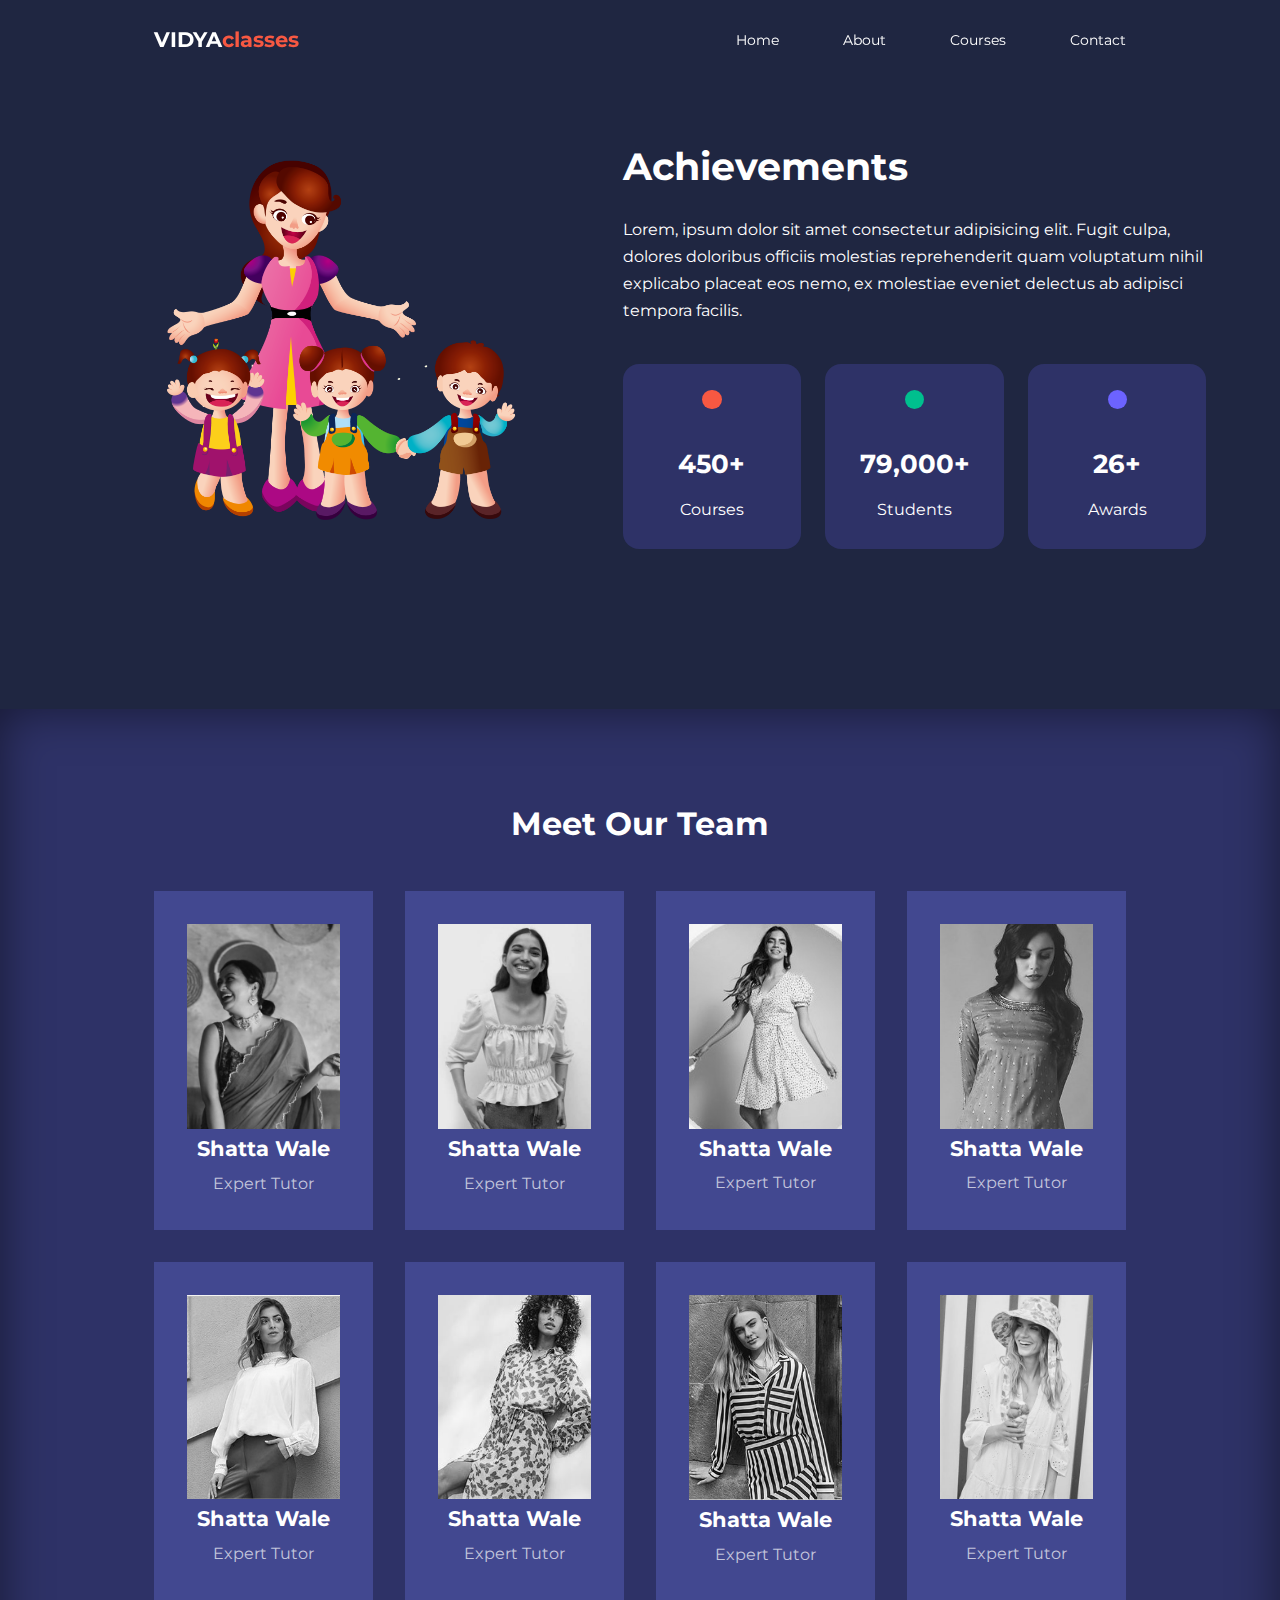
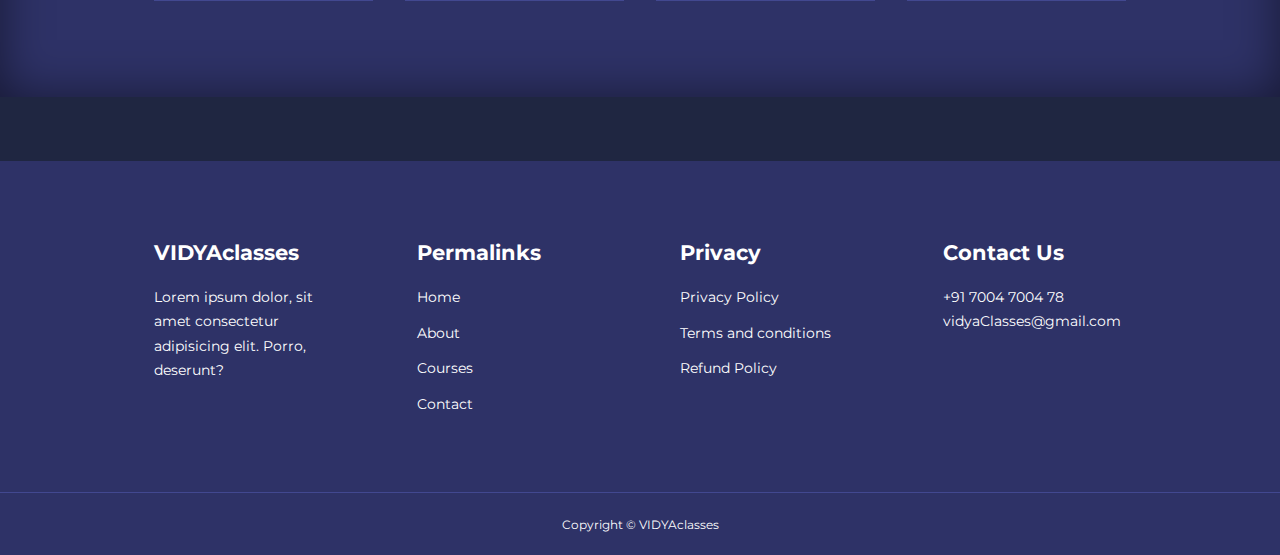
<file: about.html>
<!DOCTYPE html>
<html lang="en">
<head>
    <meta charset="UTF-8">
    <meta http-equiv="X-UA-Compatible" content="IE=edge">
    <meta name="viewport" content="width=device-width, initial-scale=1.0">
    <title>School Website</title>
    <!-- iconscout cdn  -->
    <link rel="stylesheet" href="https://unicons.iconscout.com/release/v4.0.0/css/line.css">

    <!-- google font (MONTSERRAT) -->
    <link rel="preconnect" href="https://fonts.googleapis.com">
    <link rel="preconnect" href="https://fonts.gstatic.com" crossorigin>
    <link href="https://fonts.googleapis.com/css2?family=Montserrat:wght@300;400;500;600;700;800;900&display=swap" rel="stylesheet">

    <!-- custom css  -->
    <link rel="stylesheet" href="./css/style.css">

    <link rel="stylesheet" href="./css/about.css">


</head>
<body>
    <!-- navbar starts  -->
    <nav>
        <div class="container nav_container">
            <a href="index.html"><h4>VIDYA<span>classes</span></h4></a>
            <ul class="nav_menu">
                <li><a href="index.html">Home</a></li>
                <li><a href="about.html">About</a></li>
                <li><a href="courses.html">Courses</a></li>
                <li><a href="contact.html">Contact</a></li>
            </ul>
            <button id="open-menu-btn"><i class="uil uil-bars"></i></button>
            <button id="close-menu-btn"><i class="uil uil-times"></i></button>

        </div>
    </nav>
    <!-- navbar ends  -->

    <!-- achievements starts  -->
    <section class="about_achievements">
        <div class="container about_achievements_container">
            <div class="about_achievements_left">
                <img src="./image/header.png" >
            </div>
            <div class="about_achievements_right">
                <h1>Achievements</h1>
                <p>
                    Lorem, ipsum dolor sit amet consectetur adipisicing elit. Fugit culpa, dolores doloribus officiis molestias reprehenderit quam voluptatum nihil explicabo placeat eos nemo, ex molestiae eveniet delectus ab adipisci tempora facilis.
                </p>
                <div class="achievements_cards">
                    <article class="achievement_card">
                        <span class="achievement_icon">
                            <i class="uil uil-video"></i>
                        </span>
                        <h3>
                            450+
                        </h3>
                        <p>Courses</p>
                    </article>

                    <article class="achievement_card">
                        <span class="achievement_icon">
                            <i class="uil uil-users-alt"></i>
                        </span>
                        <h3>
                            79,000+
                        </h3>
                        <p>Students</p>
                    </article>

                    <article class="achievement_card">
                        <span class="achievement_icon">
                            <i class="uil uil-trophy"></i>
                        </span>
                        <h3>
                            26+
                        </h3>
                        <p>Awards</p>
                    </article>
                </div>
            </div>
        </div>
    </section>
    <!-- achievements ends  -->


    <section class="team">
        <h2>Meet Our Team</h2>
        <div class="container team_container">
            <article class="team_member">
                <div class="team_member_image">
                    <img src="./image/tm1.jpg" alt="">
                </div>
                <div class="team_member_info">
                    <h4>Shatta Wale</h4>
                    <p>Expert Tutor</p>
                </div>
                <div class="team_member_socials">
                    <a href="https://www.instagram.com" target="_blank">
                        <i class="uil uil-instagram"></i>
                    </a>
                    <a href="https://www.twitter.com" target="_blank">
                        <i class="uil uil-twitter-alt"></i>
                    </a>
                    <a href="https://www.linkedin.com" target="_blank">
                        <i class="uil uil-linkedin-alt"></i>
                    </a>
                </div>
            </article>

            <article class="team_member">
                <div class="team_member_image">
                    <img src="./image/tm2.jpg" alt="">
                </div>
                <div class="team_member_info">
                    <h4>Shatta Wale</h4>
                    <p>Expert Tutor</p>
                </div>
                <div class="team_member_socials">
                    <a href="https://www.instagram.com" target="_blank">
                        <i class="uil uil-instagram"></i>
                    </a>
                    <a href="https://www.twitter.com" target="_blank">
                        <i class="uil uil-twitter-alt"></i>
                    </a>
                    <a href="https://www.linkedin.com" target="_blank">
                        <i class="uil uil-linkedin-alt"></i>
                    </a>
                </div>
            </article>


            <article class="team_member">
                <div class="team_member_image">
                    <img src="./image/tm3.jpg" alt="">
                </div>
                <div class="team_member_info">
                    <h4>Shatta Wale</h4>
                    <p>Expert Tutor</p>
                </div>
                <div class="team_member_socials">
                    <a href="https://www.instagram.com" target="_blank">
                        <i class="uil uil-instagram"></i>
                    </a>
                    <a href="https://www.twitter.com" target="_blank">
                        <i class="uil uil-twitter-alt"></i>
                    </a>
                    <a href="https://www.linkedin.com" target="_blank">
                        <i class="uil uil-linkedin-alt"></i>
                    </a>
                </div>
            </article>

            <article class="team_member">
                <div class="team_member_image">
                    <img src="./image/tm4.jpg" alt="">
                </div>
                <div class="team_member_info">
                    <h4>Shatta Wale</h4>
                    <p>Expert Tutor</p>
                </div>
                <div class="team_member_socials">
                    <a href="https://www.instagram.com" target="_blank">
                        <i class="uil uil-instagram"></i>
                    </a>
                    <a href="https://www.twitter.com" target="_blank">
                        <i class="uil uil-twitter-alt"></i>
                    </a>
                    <a href="https://www.linkedin.com" target="_blank">
                        <i class="uil uil-linkedin-alt"></i>
                    </a>
                </div>
            </article>

            <article class="team_member">
                <div class="team_member_image">
                    <img src="./image/tm5.jpg" alt="">
                </div>
                <div class="team_member_info">
                    <h4>Shatta Wale</h4>
                    <p>Expert Tutor</p>
                </div>
                <div class="team_member_socials">
                    <a href="https://www.instagram.com" target="_blank">
                        <i class="uil uil-instagram"></i>
                    </a>
                    <a href="https://www.twitter.com" target="_blank">
                        <i class="uil uil-twitter-alt"></i>
                    </a>
                    <a href="https://www.linkedin.com" target="_blank">
                        <i class="uil uil-linkedin-alt"></i>
                    </a>
                </div>
            </article>

            <article class="team_member">
                <div class="team_member_image">
                    <img src="./image/tm6.jpg" alt="">
                </div>
                <div class="team_member_info">
                    <h4>Shatta Wale</h4>
                    <p>Expert Tutor</p>
                </div>
                <div class="team_member_socials">
                    <a href="https://www.instagram.com" target="_blank">
                        <i class="uil uil-instagram"></i>
                    </a>
                    <a href="https://www.twitter.com" target="_blank">
                        <i class="uil uil-twitter-alt"></i>
                    </a>
                    <a href="https://www.linkedin.com" target="_blank">
                        <i class="uil uil-linkedin-alt"></i>
                    </a>
                </div>
            </article>

            <article class="team_member">
                <div class="team_member_image">
                    <img src="./image/tm7.jpg" alt="">
                </div>
                <div class="team_member_info">
                    <h4>Shatta Wale</h4>
                    <p>Expert Tutor</p>
                </div>
                <div class="team_member_socials">
                    <a href="https://www.instagram.com" target="_blank">
                        <i class="uil uil-instagram"></i>
                    </a>
                    <a href="https://www.twitter.com" target="_blank">
                        <i class="uil uil-twitter-alt"></i>
                    </a>
                    <a href="https://www.linkedin.com" target="_blank">
                        <i class="uil uil-linkedin-alt"></i>
                    </a>
                </div>
            </article>

            <article class="team_member">
                <div class="team_member_image">
                    <img src="./image/tm8.jpg" alt="">
                </div>
                <div class="team_member_info">
                    <h4>Shatta Wale</h4>
                    <p>Expert Tutor</p>
                </div>
                <div class="team_member_socials">
                    <a href="https://www.instagram.com" target="_blank">
                        <i class="uil uil-instagram"></i>
                    </a>
                    <a href="https://www.twitter.com" target="_blank">
                        <i class="uil uil-twitter-alt"></i>
                    </a>
                    <a href="https://www.linkedin.com" target="_blank">
                        <i class="uil uil-linkedin-alt"></i>
                    </a>
                </div>
            </article>
        </div>
    </section>
    <!-- team ends  -->


     <!-- footer starts  -->
     <footer >
        <div class="container footer_container">
            <div class="footer_1">
                <a href="index.html" class="footer_logo"><h4>VIDYAclasses</h4></a>
                <p>
                    Lorem ipsum dolor, sit amet consectetur adipisicing elit. Porro, deserunt?
                </p>
            </div>

            <div class="footer_2">
                <h4>Permalinks</h4>
                <ul class="permalinks">
                    <li><a href="index.html">Home</a></li>
                    <li><a href="about.html">About</a></li>
                    <li><a href="courses.html">Courses</a></li>
                    <li><a href="contact.html">Contact</a></li>
                </ul>
            </div>

            <div class="footer_3">
                <h4>Privacy</h4>
                <ul class="privacy">
                    <li><a href="#">Privacy Policy</a></li>
                    <li><a href="#">Terms and conditions</a></li>
                    <li><a href="#">Refund Policy</a></li>
                </ul>
            </div>

            <div class="footer_4">
                <h4>Contact Us</h4>
                <div>
                    <p>+91  7004 7004 78</p>
                    <p>vidyaClasses@gmail.com</p>
                </div>

                <ul class="footer_socials">
                    <li>
                        <a href="#"><i class="uil uil-facebook-f"></i></a>
                    </li>
                    <li>
                        <a href="#"><i class="uil uil-instagram-alt"></i></a>
                    </li>
                    <li>
                        <a href="#"><i class="uil uil-twitter"></i></a>
                    </li>
                    <li>
                        <a href="#"><i class="uil uil-linkedin-alt"></i></a>
                    </li>
                </ul>
                
            </div>
        </div>

        <div class="footer_copyright">
            <small>Copyright &copy; VIDYAclasses</small>
        </div>
    </footer>




    <script src="./main.js"></script>


</body>
</html>
</file>
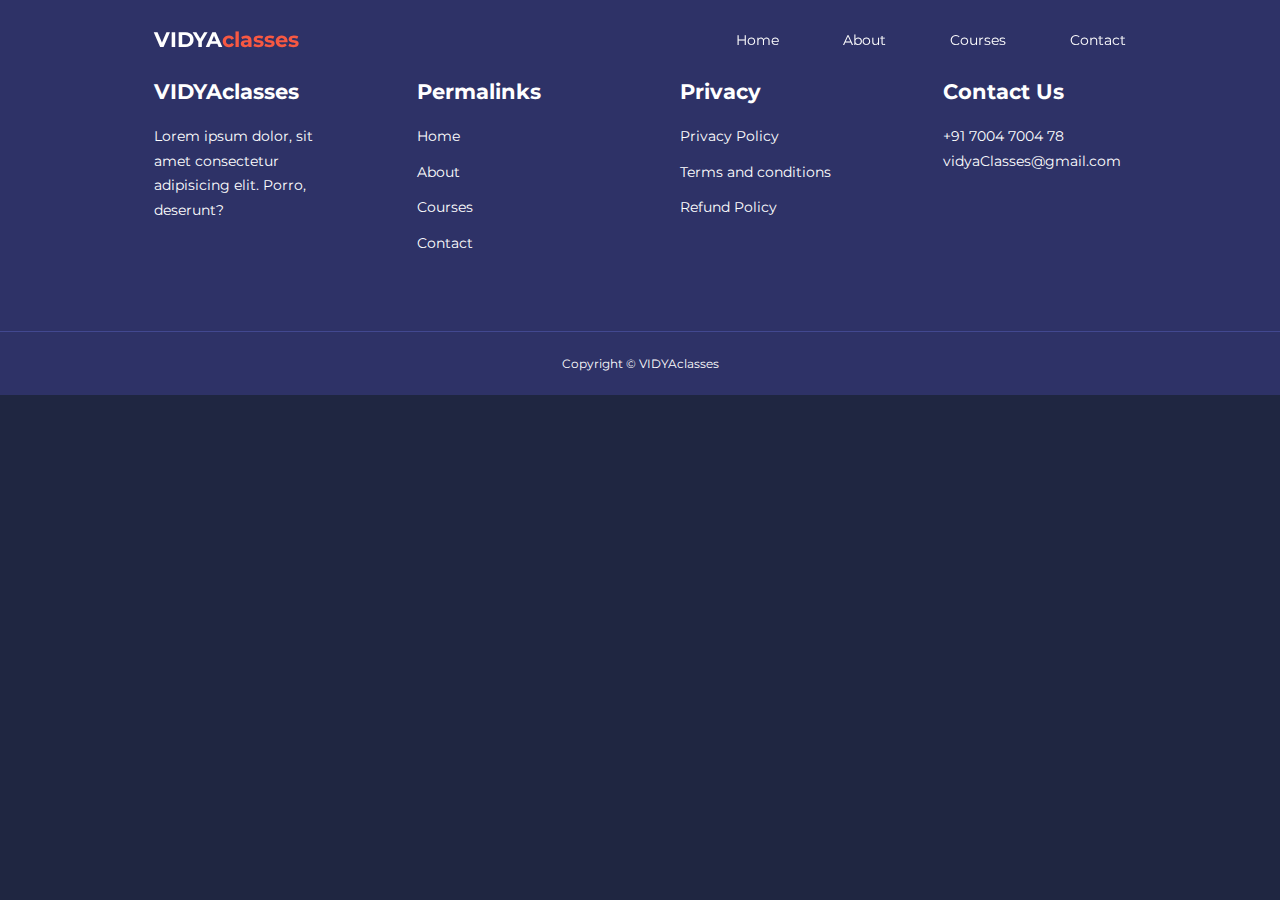
<file: contact.html>
<!DOCTYPE html>
<html lang="en">
<head>
    <meta charset="UTF-8">
    <meta http-equiv="X-UA-Compatible" content="IE=edge">
    <meta name="viewport" content="width=device-width, initial-scale=1.0">
    <title>School Website</title>
    <!-- iconscout cdn  -->
    <link rel="stylesheet" href="https://unicons.iconscout.com/release/v4.0.0/css/line.css">

    <!-- google font (MONTSERRAT) -->
    <link rel="preconnect" href="https://fonts.googleapis.com">
    <link rel="preconnect" href="https://fonts.gstatic.com" crossorigin>
    <link href="https://fonts.googleapis.com/css2?family=Montserrat:wght@300;400;500;600;700;800;900&display=swap" rel="stylesheet">

    <!-- custom css  -->
    <link rel="stylesheet" href="./css/style.css">

</head>
<body>
    <!-- navbar starts  -->
    <nav>
        <div class="container nav_container">
            <a href="index.html"><h4>VIDYA<span>classes</span></h4></a>
            <ul class="nav_menu">
                <li><a href="index.html">Home</a></li>
                <li><a href="about.html">About</a></li>
                <li><a href="courses.html">Courses</a></li>
                <li><a href="contact.html">Contact</a></li>
            </ul>
            <button id="open-menu-btn"><i class="uil uil-bars"></i></button>
            <button id="close-menu-btn"><i class="uil uil-times"></i></button>

        </div>
    </nav>
    <!-- navbar ends  -->

     <!-- footer starts  -->
     <footer >
        <div class="container footer_container">
            <div class="footer_1">
                <a href="index.html" class="footer_logo"><h4>VIDYAclasses</h4></a>
                <p>
                    Lorem ipsum dolor, sit amet consectetur adipisicing elit. Porro, deserunt?
                </p>
            </div>

            <div class="footer_2">
                <h4>Permalinks</h4>
                <ul class="permalinks">
                    <li><a href="index.html">Home</a></li>
                    <li><a href="about.html">About</a></li>
                    <li><a href="courses.html">Courses</a></li>
                    <li><a href="contact.html">Contact</a></li>
                </ul>
            </div>

            <div class="footer_3">
                <h4>Privacy</h4>
                <ul class="privacy">
                    <li><a href="#">Privacy Policy</a></li>
                    <li><a href="#">Terms and conditions</a></li>
                    <li><a href="#">Refund Policy</a></li>
                </ul>
            </div>

            <div class="footer_4">
                <h4>Contact Us</h4>
                <div>
                    <p>+91  7004 7004 78</p>
                    <p>vidyaClasses@gmail.com</p>
                </div>

                <ul class="footer_socials">
                    <li>
                        <a href="#"><i class="uil uil-facebook-f"></i></a>
                    </li>
                    <li>
                        <a href="#"><i class="uil uil-instagram-alt"></i></a>
                    </li>
                    <li>
                        <a href="#"><i class="uil uil-twitter"></i></a>
                    </li>
                    <li>
                        <a href="#"><i class="uil uil-linkedin-alt"></i></a>
                    </li>
                </ul>
                
            </div>
        </div>

        <div class="footer_copyright">
            <small>Copyright &copy; VIDYAclasses</small>
        </div>
    </footer>




    <script src="./main.js"></script>


</body>
</html>
</file>
<file: css/style.css>
:root {
    --color-primary: #6c63ff;
    --color-success: #00bf8e;
    --color-warning: #f7c94b;
    --color-danger: #f75842;
    --color-danger-variant: rgba(247, 88, 66, 0.4);
    --color-white: #fff;
    --color-light: rgba(255,255,255, 0.7);
    --color-black: #000;
    --color-bg: #1f2641;
    --color-bg1: #2e3267;
    --color-bg2: #424890;

    --container-width-lg: 76%;
    --container-width-md: 90%;
    --container-width-sm: 94%;

    --transition: all 400ms ease;
}

* {
    margin: 0;
    padding: 0;
    border: 0;
    outline: 0;
    text-decoration: none;
    box-sizing: border-box;
    list-style-type: none;
    /* transition: var(--transition); */
}



body {
    font-family: 'Montserrat', sans-serif;
    line-height: 1.7;
    color: var(--color-white);
    background-color: var(--color-bg);
}

.container {
    width: var(--container-width-lg);
    margin: 0 auto;
}
/* 1rem = 16 px  */
section {
    padding: 6rem 0;
    margin-bottom: 4rem; 
}

h1,
h2, 
h3, 
h4, 
h5 {
    line-height: 1.2;
}

h1 {
    font-size: 2.4rem;
}

h2 {
    font-size: 2rem;
}
h3 {
    font-size: 1.6rem;
}

h4 {
    font-size: 1.3rem;
}

a {
    color: var(--color-white);
}

img {
    width: 100%;
    display: block;
    object-fit: cover;
}

.btn {
    display: inline-block;
    background: var(--color-white);
    color: var(--color-black);
    padding: 1rem 2rem;
    border: 1px solid transparent;
    font-weight: 500;
    transition: var(--transition);
}

.btn:hover {
    background: transparent;
    color: var(--color-white);
    border-color: var(--color-white);
}

.btn-primary {
    background: var(--color-danger);
    color: var(--color-white);
}

/* ****************** NAVBAR ************************* */

nav {
    background: transparent;
    width: 100vw;
    height: 5rem;
    position: fixed;
    top: 0;
    z-index: 11;
}

/* change navbar styles on scroll using js  */
.window-scroll {
    background: var(--color-primary);
    box-shadow: 0 1rem 2rem rgba(0, 0, 0, 0.2);
}

.nav_container {
    height: 100%;
    display: flex;
    justify-content: space-between;
    align-items: center;
}

.nav_container span {
    color: var(--color-danger);
}

nav button {
    display: none;
}

.nav_menu {
    display: flex;
    align-items: center;
    gap: 4rem;
}

.nav_menu a {
    font-size: 0.9rem;
    transition: var(--transition);
}

.nav_menu a:hover {
    color: var(--color-bg2);
} 


/* *************** HEADER *****************  */
header {
    position: relative;
    top: 5rem;
    overflow: hidden;
    margin-bottom: 5rem;
}

.header_container {
    display: grid;
    grid-template-columns: 1fr 1fr;
    align-items: center;
    gap: 5rem;
    height: 100vh;
}

.header_left p {
    margin: 1rem 0 2.4rem 0;
}


/* *************** CATEGORIES *************  */

.categories {
    background: var(--color-bg1);
    height: 32rem;
}

.categories h1 {
    line-height: 1;
    margin-bottom: 3rem;
}

.categories_container {
    display: grid;
    grid-template-columns: 40% 60%;
    /* gap: 4rem; */
}

.categories_left {
    margin-right: 4rem;
}

.categories_left p {
    margin: 1rem 0 3rem;
}

.categories_right {
    display: grid;
    grid-template-columns: repeat(3, 1fr);
    gap: 1.2rem;
}

.category {
    background: var(--color-bg2);
    padding: 2rem 1rem 2rem 2rem;
    border-radius: 2rem;
    transition: var(--transition);
}

.category:hover {
    box-shadow: 0 3rem 3rem rgba(0,0,0,0.3);
    z-index: 1;
}

.category:nth-child(2) .category_icon {
    background: var(--color-danger);
}
.category:nth-child(3) .category_icon {
    background: var(--color-success);
}

.category:nth-child(4) .category_icon {
    background: var(--color-warning);
}

.category:nth-child(5) .category_icon {
    background: var(--color-danger);
}



.category_icon {
    background: var(--color-primary);
    padding: 0.7rem;
    border-radius: 0.9rem;
}

.category h5 {
    margin: 2rem 0 1rem;
}

.category p {
    font-size: 0.85rem;
}


/* ***************** COURSES ****************  */
.courses {
    margin-top: 10rem;
}

.courses h2 {
    text-align: center;
    margin-bottom: 3rem;
}

.courses_container {
    display: grid;
    grid-template-columns: repeat(3, 1fr);
    gap: 2rem;
}

.course {
    background: var(--color-bg1);
    text-align: center;
    border: 1px solid transparent;
    transition: var(--transition);
}

.course:hover {
    background: transparent;
    border-color: var(--color-primary);
}

.course_info {
    padding: 2rem;
}

.course_info p {
    margin: 1.2rem 0 2rem;
    font-size:0.9rem;
    line-height: 1.2;
}

/* ***************** FAQ *******************  */
.faqs {
    background: var(--color-bg1);
    box-shadow: inset 0 0 3rem rgba(0,0,0,0.5);
}

.faqs h2 {
    text-align: center;
    margin-bottom: 3rem;
}

.faqs_container {
    display: grid;
    grid-template-columns: 1fr 1fr;
    gap: 1rem;
}

.faq {
    padding: 2rem;
    display: flex;
    align-items: center;
    gap: 1.4rem;
    height: fit-content;
    background: var(--color-primary);
    cursor: pointer;

}

.faq h4 {
    font-size: 1rem;
    line-height: 2.2;
}

.faq_icon {
    align-self: flex-start;
    font-size: 1.2rem;
}

.faq p {
    margin-top: 0.8rem;
    display: none;
}

.faq.open p {
    display: block;
}

/* **************** TESTIMONIALS ********************  */

.testimonials_Container {
    overflow-x: hidden;
    position: relative;
    margin-bottom: 5rem;
}

.testimonial {
    padding-top: 2rem;

}

.avatar {
    width: 6rem;
    height: 6rem;
    border-radius: 50%;
    overflow: hidden;
    margin: 0 auto 1rem;
    border: 1rem solid var(--color-bg1);
}

.testimonial_info {
    text-align: center;
}

.testimonial_body {
    background: var(--color-primary);
    padding: 2rem;
    margin-top: 3rem;
    position: relative;
}

.testimonial_body::before {
    content: "";
    display: block;
    background: linear-gradient(135deg,  transparent,
    var(--color-primary),
    var(--color-primary));
    width: 3rem;
    height: 3rem;
    position: absolute;
    left: 50%;
    top: -1.5rem;
    transform: rotate(45deg);
}

/* ******************* FOOTER *******************  */
footer {
    background: var(--color-bg1);
    padding-top: 5rem;
    font-size: 0.9rem;
}

.footer_container {
    display: grid;
    grid-template-columns: repeat(4, 1fr);
    gap: 5rem;
}

.footer_container > div h4 {
    margin-bottom: 1.2rem;
}

.footer_1 p {
    margin: 0 0 2rem;
}

footer ul li {
    margin-bottom: 0.7rem;
}

footer ul li:hover {
    text-decoration: underline;
}

.footer_socials {
    display: flex;
    gap: 1rem;
    font-size: 1.2rem;
    margin-top: 2rem;
}

.footer_copyright {
    text-align: center;
    margin-top: 4rem;
    padding: 1.2rem 0;
    border-top: 1px solid var(--color-bg2);
}


/* ********** MEDIA QUERIES (TABLETS) *******************  */

@media screen and (max-width: 1024px) {
    .container {
        width: var(--container-width-md);
    }

    h1 {
        font-size: 2.2rem;
    }

    h2 {
        font-size: 1.7rem;
    }

    h3 {
        font-size: 1.4rem;
    }

    h4 {
        font-size: 1.2rem;
    }

    /* ********* NAVBAR **************  */
    nav button {
        display: inline-block;
        background: transparent;
        font-size: 1.8rem;
        color: var(--color-white);
        cursor: pointer;
    }

    nav button#close-menu-btn {
        display: none;
    }

    .nav_menu {
        position: fixed;
        top: 5rem;
        right: 5%;
        height: fit-content;
        width: 18rem;
        flex-direction: column;
        gap: 0;
        display: none;
    }

    .nav_menu li {
        width: 100%;
        height: 5.8rem;
        animation: animateNavItems 400ms linear forwards;
        transform-origin: top right;
        opacity: 0;
    }

    .nav_menu li:nth-child(2){
        animation-delay: 200ms;
    }

    .nav_menu li:nth-child(3){
        animation-delay: 400ms;
    }

    .nav_menu li:nth-child(4){
        animation-delay: 600ms;
    }

    @keyframes animateNavItems {
        0% {
            transform: rotateZ(-90deg) rotateX(90deg) scale(0.1);
        }

        100% {
            transform: rotateZ(0) rotateX(0) scale(1);
            opacity: 1;

        }
    }

    .nav_menu li a {
        background: var(--color-primary);
        box-shadow: -4rem 6rem 10rem rgba(0,0,0,0.6);
        width: 100%;
        height: 100%;
        display: grid;
        place-items: center;
    }

    .nav_menu li a:hover {
        background: var(--color-bg2);
        color: var(--color-white);

    }

    /* ******** HEADER **********  */
    header {
        height: 52vh;
        margin-bottom: 4rem;
    }

    .header_container {
        gap: 0;
        padding-bottom: 3rem;
    }

    /* **********CATEGORIES ***********  */
    .categories {
        height: auto;
    }

    .categories_container {
        grid-template-columns: 1fr;
        gap: 3rem;
        height: 34rem;

    }

    .categories_left {
        margin-right: 0;
    }

    /* ********* COURSES **********  */
    .courses {
        margin-top: 0;
    }

    .courses_container {
        grid-template-columns: 1fr 1fr;
    }

    /* ********* FAQ ******************  */
    .faqs_container {
        grid-template-columns: 1fr;
    }

    .faq {
        padding: 1.3rem;
    }

    /* ************ FOOTER *****************  */
    .footer_container {
        grid-template-columns: 1fr 1fr;
    }

}

/* ********* MEDIA QUERIES (PHONES) **************  */
@media screen and (max-width: 600px) {
    body {
        width: var(--container-width-sm);
    }

    /* ***************** NAVBAR *******************  */
    .nav_menu {
        right: 3%;
    }

    /* *************** HEADER ****************  */
    header {
        height: 100vh;
    }

    .header_container {
        grid-template-columns: 1fr;
        text-align: center;
        margin-top: 0;
    }

    .header_left {
        margin-top: 0;
    }

    .header_right{
        margin-bottom: 2.3rem;
    }

    .header_right-image img {
        height: 50vh;
        object-fit: contain;
    }

    /* ******** CATEGORIES *********  */
    .categories_right {
        grid-template-columns: 1fr 1fr;
        gap: .7rem;
    }

    .categories {
        width: 100vw;
        height: 150vh;
        margin-top: 2rem;
    }

    .category {
        padding: 1rem;
        border-radius: 1rem;
    }

    .category_icon {
        margin-top: 4px;
        display: inline-block;
    }

    /* ********** POPULAR COURSES ***********  */
    .courses_container {
        grid-template-columns: 1fr;
    }

    /* **************** TESTIMONIAL *******************  */
    .testimonial_body {
        padding: 1.2rem;
    }

    /* ***************** FOOTER ******************  */
    footer {
        width: 100vw;
    }

    .footer_container {
        grid-template-columns: 1fr;
        text-align: center;
        gap: 2rem;
    }

    .footer_1 p {
        margin: 1rem auto;
    }

    .footer_socials {
        justify-content: center;
    }





}
</file>
<file: css/about.css>
/* ******** ACHIEVEMENTS ******  */

.about_achievements {
    margin-top: 3rem;
}

.about_achievements_container {
    display: grid;
    grid-template-columns: 40% 60%;
    gap: 5rem;
}

.about_achievements_right > p {
    margin: 1.6rem 0 2.5rem;
}

.achievements_cards {
    display: grid;
    grid-template-columns: repeat(3, 1fr);
    gap: 1.5rem;
}

.achievement_card {
    background: var(--color-bg1);
    padding: 1.6rem;
    border-radius: 1rem;
    text-align: center;
    transition: var(--transition);
}

.achievement_card:hover {
    background: var(--color-bg2);
    box-shadow: 0 3rem 3rem rgba(0,0,0,0.3);
}

.achievement_icon {
    background: var(--color-danger);
    padding: 0.6rem;
    border-radius: 1rem;
    display: inline-block;
    margin-bottom: 2rem;
    font-size: 2rem;
}

.achievement_card:nth-child(2) .achievement_icon {
    background: var(--color-success);
}

.achievement_card:nth-child(3) .achievement_icon {
    background: var(--color-primary);
}

.achievement_card p {
    margin-top: 1rem;
}

/* *********** TEAM *****************  */

.team {
    background: var(--color-bg1);
    box-shadow: inset 0 0 3rem rgba(0, 0, 0, 0.5);
}

.team h2 {
    text-align:center;
    margin-bottom: 3rem;
}

.team_container {
    display: grid;
    grid-template-columns: repeat(4, 1fr);
    gap: 2rem;
}

.team_member {
    background: var(--color-bg2);
    padding: 2rem;
    border: 1px solid transparent;
    transition: var(--transition);
    position: relative;
    overflow: hidden;
}

.team_member:hover {
    background: transparent;
    border-color: var(--color-primary);
}

.team_member_image img {
    filter: saturate(0);
    transition: var(--transition);
}

.team_member:hover img {
    filter: saturate(1);
}

.team_member_info * {
    text-align: center;
    margin-top: .5rem;
}

.team_member_info p {
    color: var(--color-light);
}

.team_member_socials {
    position: absolute;
    background: var(--color-primary);
    top: 50%;
    right: -100%;
    display: flex;
    flex-direction: column;
    border-radius: 1rem 0 0 1rem;
    transform: translateY(-60%);
    box-shadow: -2rem 0 2rem rgba(0, 0, 0, 0.3);
    transition: var(--transition);
}

.team_member:hover .team_member_socials {
    right: 0;
}

.team_member_socials a {
    padding: .9rem;
}
</file>
